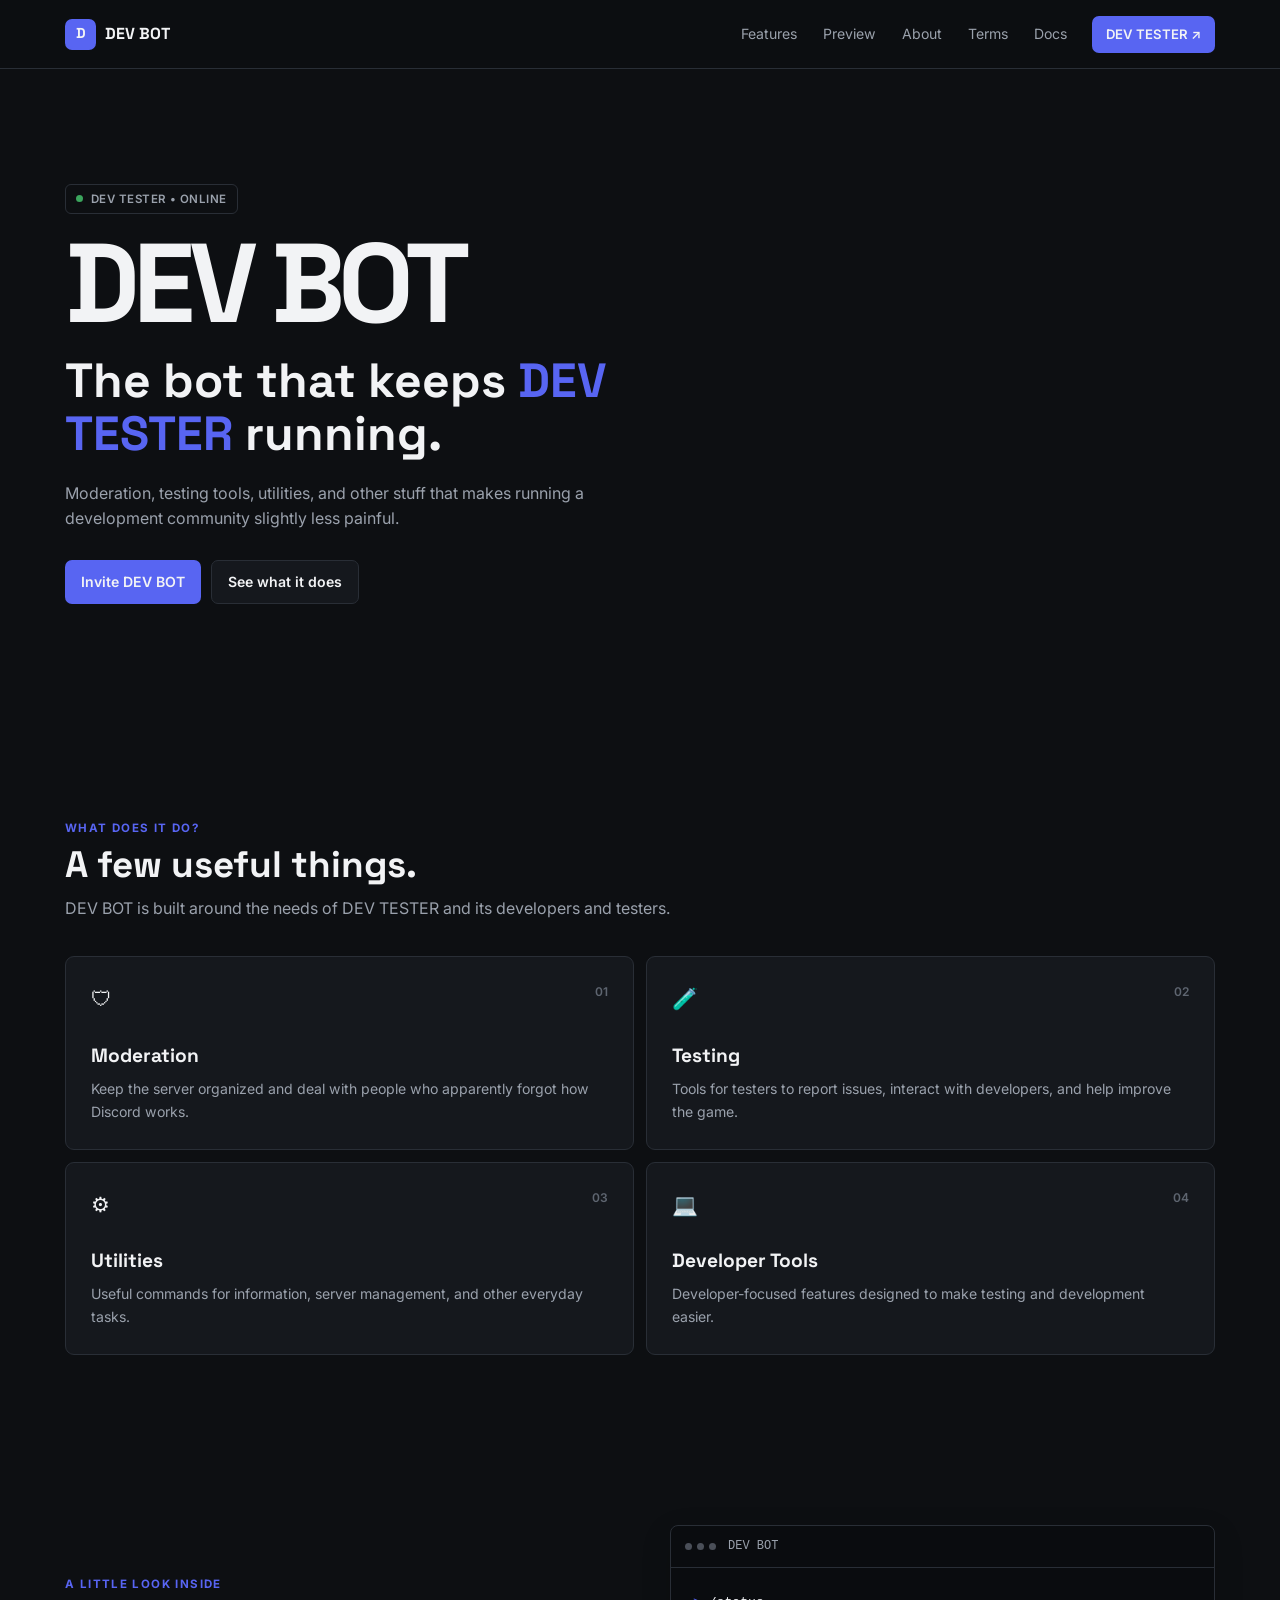
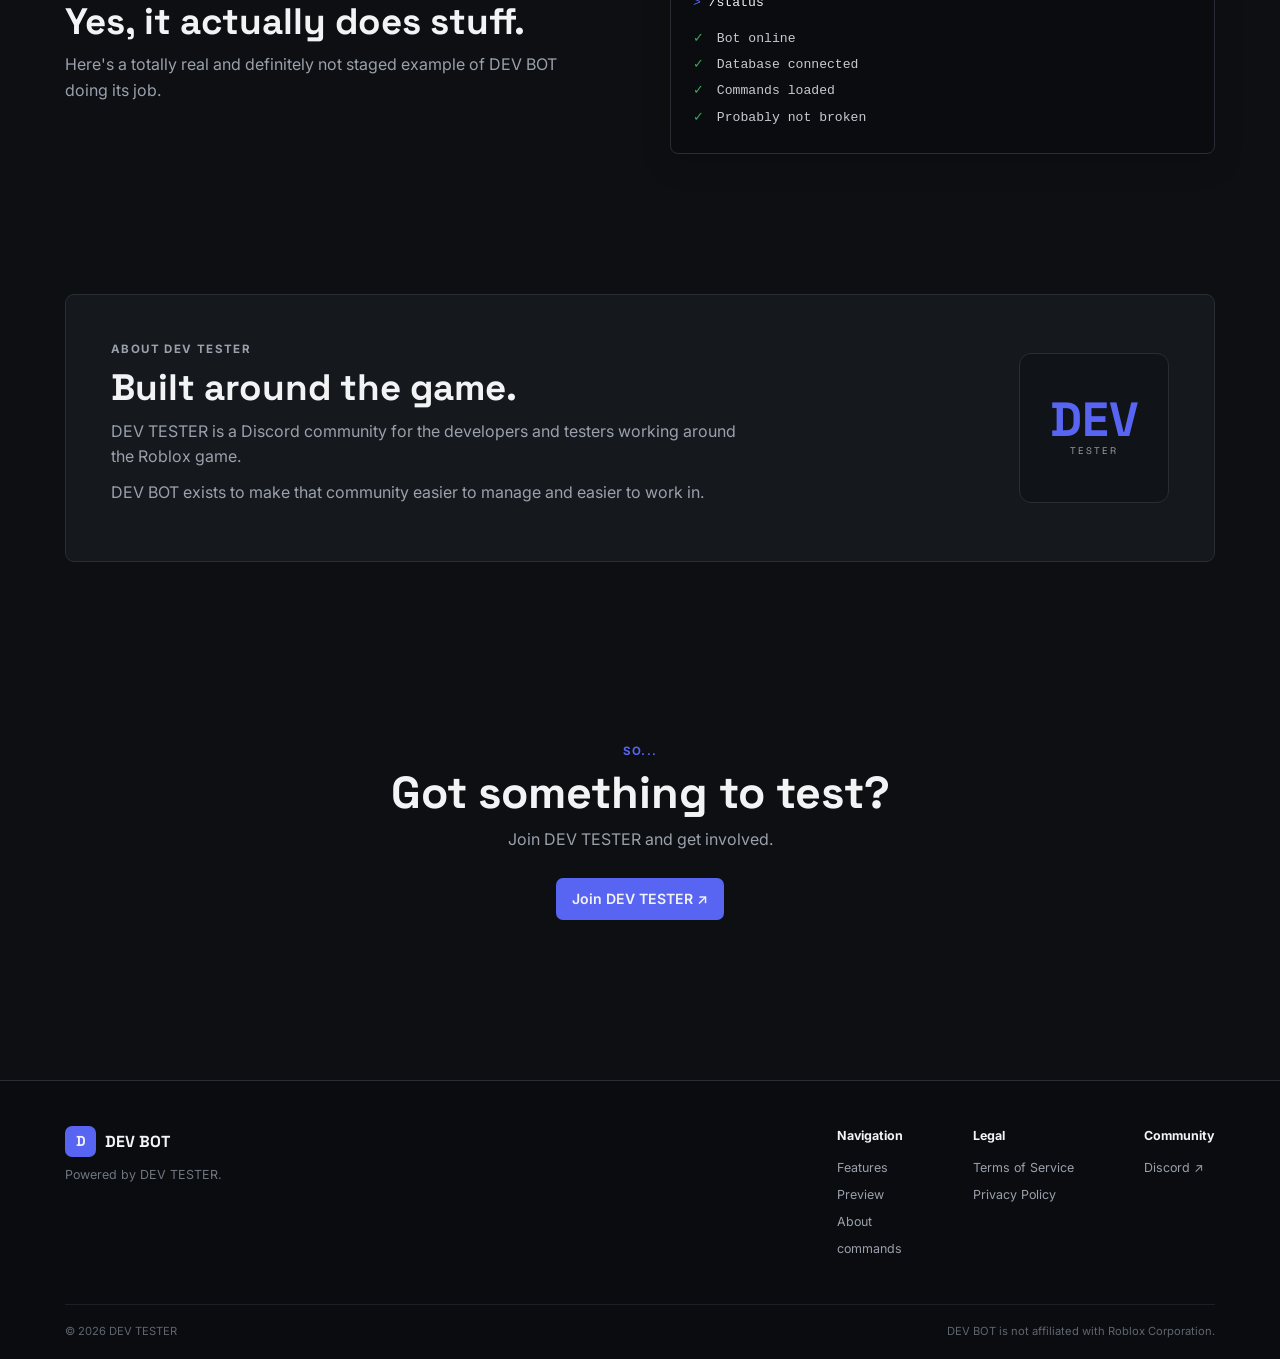
<file: index.html>
<!DOCTYPE html>
<html lang="en">
<head>
    <meta charset="UTF-8">
    <meta name="viewport" content="width=device-width, initial-scale=1.0">

    <title>DEV BOT — DEV TESTER</title>

    <meta
        name="description"
        content="DEV BOT — The Discord bot built for the DEV TESTER community."
    >

    <link rel="stylesheet" href="style.css">

    <link rel="preconnect" href="https://fonts.googleapis.com">
    <link rel="preconnect" href="https://fonts.gstatic.com" crossorigin>

    <link
        href="https://fonts.googleapis.com/css2?family=Inter:wght@400;500;600;700&family=Space+Grotesk:wght@500;600;700&display=swap"
        rel="stylesheet"
    >
</head>

<body>

    <!-- =========================
         NAVIGATION
    ========================== -->

    <header class="navbar">
        <div class="nav-container">

            <a href="/" class="logo">
                <span class="logo-box">D</span>
                <span>DEV BOT</span>
            </a>

            <nav class="nav-links">
                <a href="#features">Features</a>
                <a href="#preview">Preview</a>
                <a href="#about">About</a>
                <a href="tos.html">Terms</a>
                <a href="docs.html">Docs</a>
            </nav>

            <!-- Replace # with your actual Discord invite -->
            <a href="#" class="discord-button">
                DEV TESTER ↗
            </a>

        </div>
    </header>


    <main>

        <!-- =========================
             HERO
        ========================== -->

        <section class="hero">

            <div class="hero-content">

                <div class="status">
                    <span class="status-dot"></span>
                    DEV TESTER • ONLINE
                </div>

                <h1>
                    DEV BOT
                </h1>

                <h2>
                    The bot that keeps
                    <span>DEV TESTER</span> running.
                </h2>

                <p>
                    Moderation, testing tools, utilities, and other
                    stuff that makes running a development community
                    slightly less painful.
                </p>

                <div class="hero-buttons">

                    <a href="#" class="button primary">
                        Invite DEV BOT
                    </a>

                    <a href="#features" class="button secondary">
                        See what it does
                    </a>

                </div>

            </div>

        </section>


        <!-- =========================
             FEATURES
        ========================== -->

        <section id="features" class="section">

            <div class="section-header">

                <p class="eyebrow">
                    WHAT DOES IT DO?
                </p>

                <h2>
                    A few useful things.
                </h2>

                <p>
                    DEV BOT is built around the needs of
                    DEV TESTER and its developers and testers.
                </p>

            </div>


            <div class="feature-grid">

                <!-- Moderation -->

                <article class="feature-card">

                    <div class="feature-top">
                        <span class="feature-icon">🛡</span>

                        <span class="feature-number">
                            01
                        </span>
                    </div>

                    <h3>
                        Moderation
                    </h3>

                    <p>
                        Keep the server organized and deal with
                        people who apparently forgot how Discord works.
                    </p>

                </article>


                <!-- Testing -->

                <article class="feature-card">

                    <div class="feature-top">
                        <span class="feature-icon">🧪</span>

                        <span class="feature-number">
                            02
                        </span>
                    </div>

                    <h3>
                        Testing
                    </h3>

                    <p>
                        Tools for testers to report issues, interact
                        with developers, and help improve the game.
                    </p>

                </article>


                <!-- Utilities -->

                <article class="feature-card">

                    <div class="feature-top">
                        <span class="feature-icon">⚙</span>

                        <span class="feature-number">
                            03
                        </span>
                    </div>

                    <h3>
                        Utilities
                    </h3>

                    <p>
                        Useful commands for information, server
                        management, and other everyday tasks.
                    </p>

                </article>


                <!-- Developer -->

                <article class="feature-card">

                    <div class="feature-top">
                        <span class="feature-icon">💻</span>

                        <span class="feature-number">
                            04
                        </span>
                    </div>

                    <h3>
                        Developer Tools
                    </h3>

                    <p>
                        Developer-focused features designed to make
                        testing and development easier.
                    </p>

                </article>

            </div>

        </section>


        <!-- =========================
             COMMAND PREVIEW
        ========================== -->

        <section id="preview" class="section preview-section">

            <div class="preview-grid">

                <div class="preview-text">

                    <p class="eyebrow">
                        A LITTLE LOOK INSIDE
                    </p>

                    <h2>
                        Yes, it actually does stuff.
                    </h2>

                    <p>
                        Here's a totally real and definitely not
                        staged example of DEV BOT doing its job.
                    </p>

                </div>


                <div class="terminal">

                    <div class="terminal-header">

                        <div class="terminal-dots">
                            <span></span>
                            <span></span>
                            <span></span>
                        </div>

                        <span>
                            DEV BOT
                        </span>

                    </div>


                    <div class="terminal-body">

                        <p class="command">
                            <span>></span> /status
                        </p>

                        <p>
                            <span class="success">✓</span>
                            Bot online
                        </p>

                        <p>
                            <span class="success">✓</span>
                            Database connected
                        </p>

                        <p>
                            <span class="success">✓</span>
                            Commands loaded
                        </p>

                        <p>
                            <span class="success">✓</span>
                            Probably not broken
                        </p>

                    </div>

                </div>

            </div>

        </section>


        <!-- =========================
             ABOUT
        ========================== -->

        <section id="about" class="section about-section">

            <div class="about-box">

                <div>

                    <p class="eyebrow">
                        ABOUT DEV TESTER
                    </p>

                    <h2>
                        Built around the game.
                    </h2>

                    <p>
                        DEV TESTER is a Discord community for the
                        developers and testers working around the
                        Roblox game.
                    </p>

                    <p>
                        DEV BOT exists to make that community easier
                        to manage and easier to work in.
                    </p>

                </div>


                <div class="about-badge">

                    <span>
                        DEV
                    </span>

                    <small>
                        TESTER
                    </small>

                </div>

            </div>

        </section>


        <!-- =========================
             CTA
        ========================== -->

        <section class="cta section">

            <p class="eyebrow">
                SO...
            </p>

            <h2>
                Got something to test?
            </h2>

            <p>
                Join DEV TESTER and get involved.
            </p>

            <a href="#" class="button primary">
                Join DEV TESTER ↗
            </a>

        </section>

    </main>


    <!-- =========================
         FOOTER
    ========================== -->

    <footer>

        <div class="footer-container">

            <div class="footer-brand">

                <a href="/" class="logo">
                    <span class="logo-box">D</span>
                    <span>DEV BOT</span>
                </a>

                <p>
                    Powered by DEV TESTER.
                </p>

            </div>


            <div class="footer-links">

                <div>
                    <strong>
                        Navigation
                    </strong>

                    <a href="#features">
                        Features
                    </a>

                    <a href="#preview">
                        Preview
                    </a>

                    <a href="#about">
                        About
                    </a>
                    <a href="commands.html">
                        commands
                    </a>
                </div>


                <div>
                    <strong>
                        Legal
                    </strong>

                    <a href="tos.html">
                        Terms of Service
                    </a>

                    <a href="privacy.html">
                        Privacy Policy
                    </a>
                </div>


                <div>
                    <strong>
                        Community
                    </strong>

                    <!-- Replace # with your Discord invite -->
                    <a href="#">
                        Discord ↗
                    </a>
                </div>

            </div>

        </div>


        <div class="footer-bottom">

            <span>
                © 2026 DEV TESTER
            </span>

            <span>
                DEV BOT is not affiliated with Roblox Corporation.
            </span>

        </div>

    </footer>


    <script src="script.js"></script>

</body>
</html>
</file>
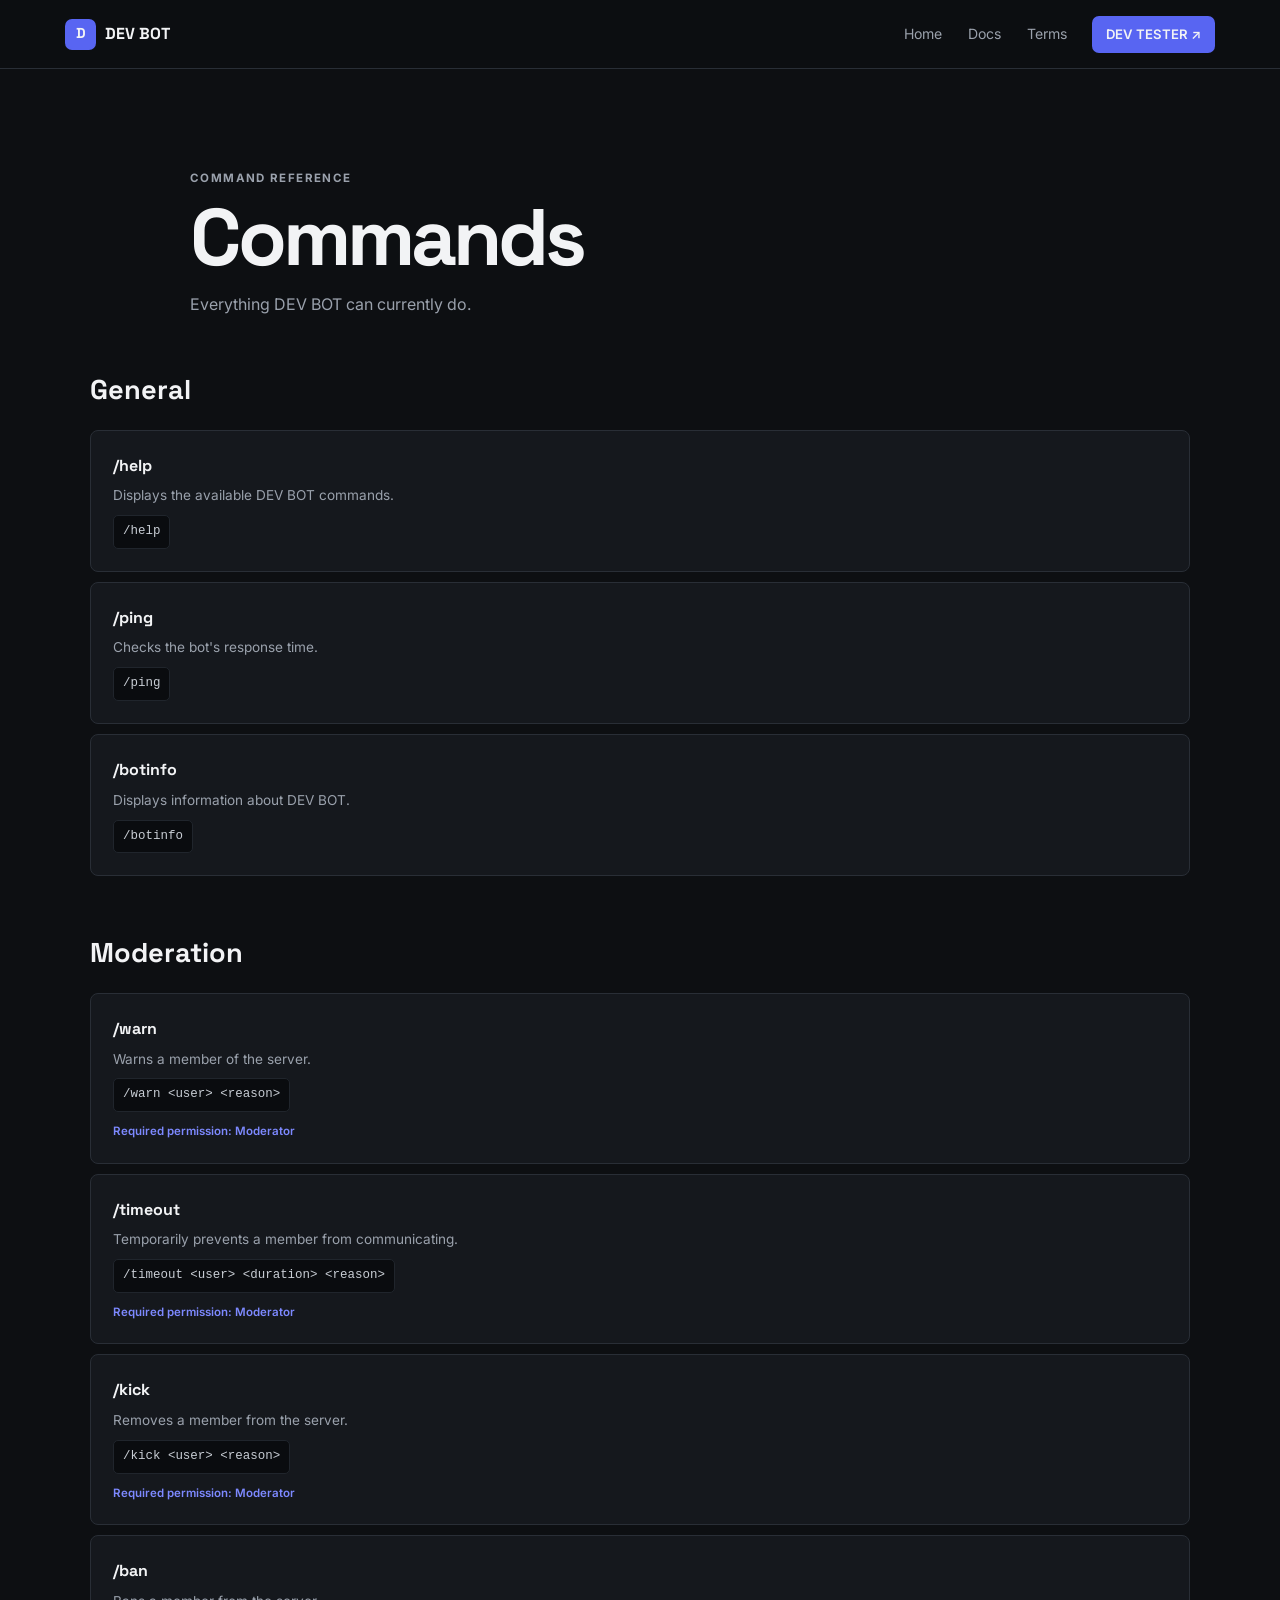
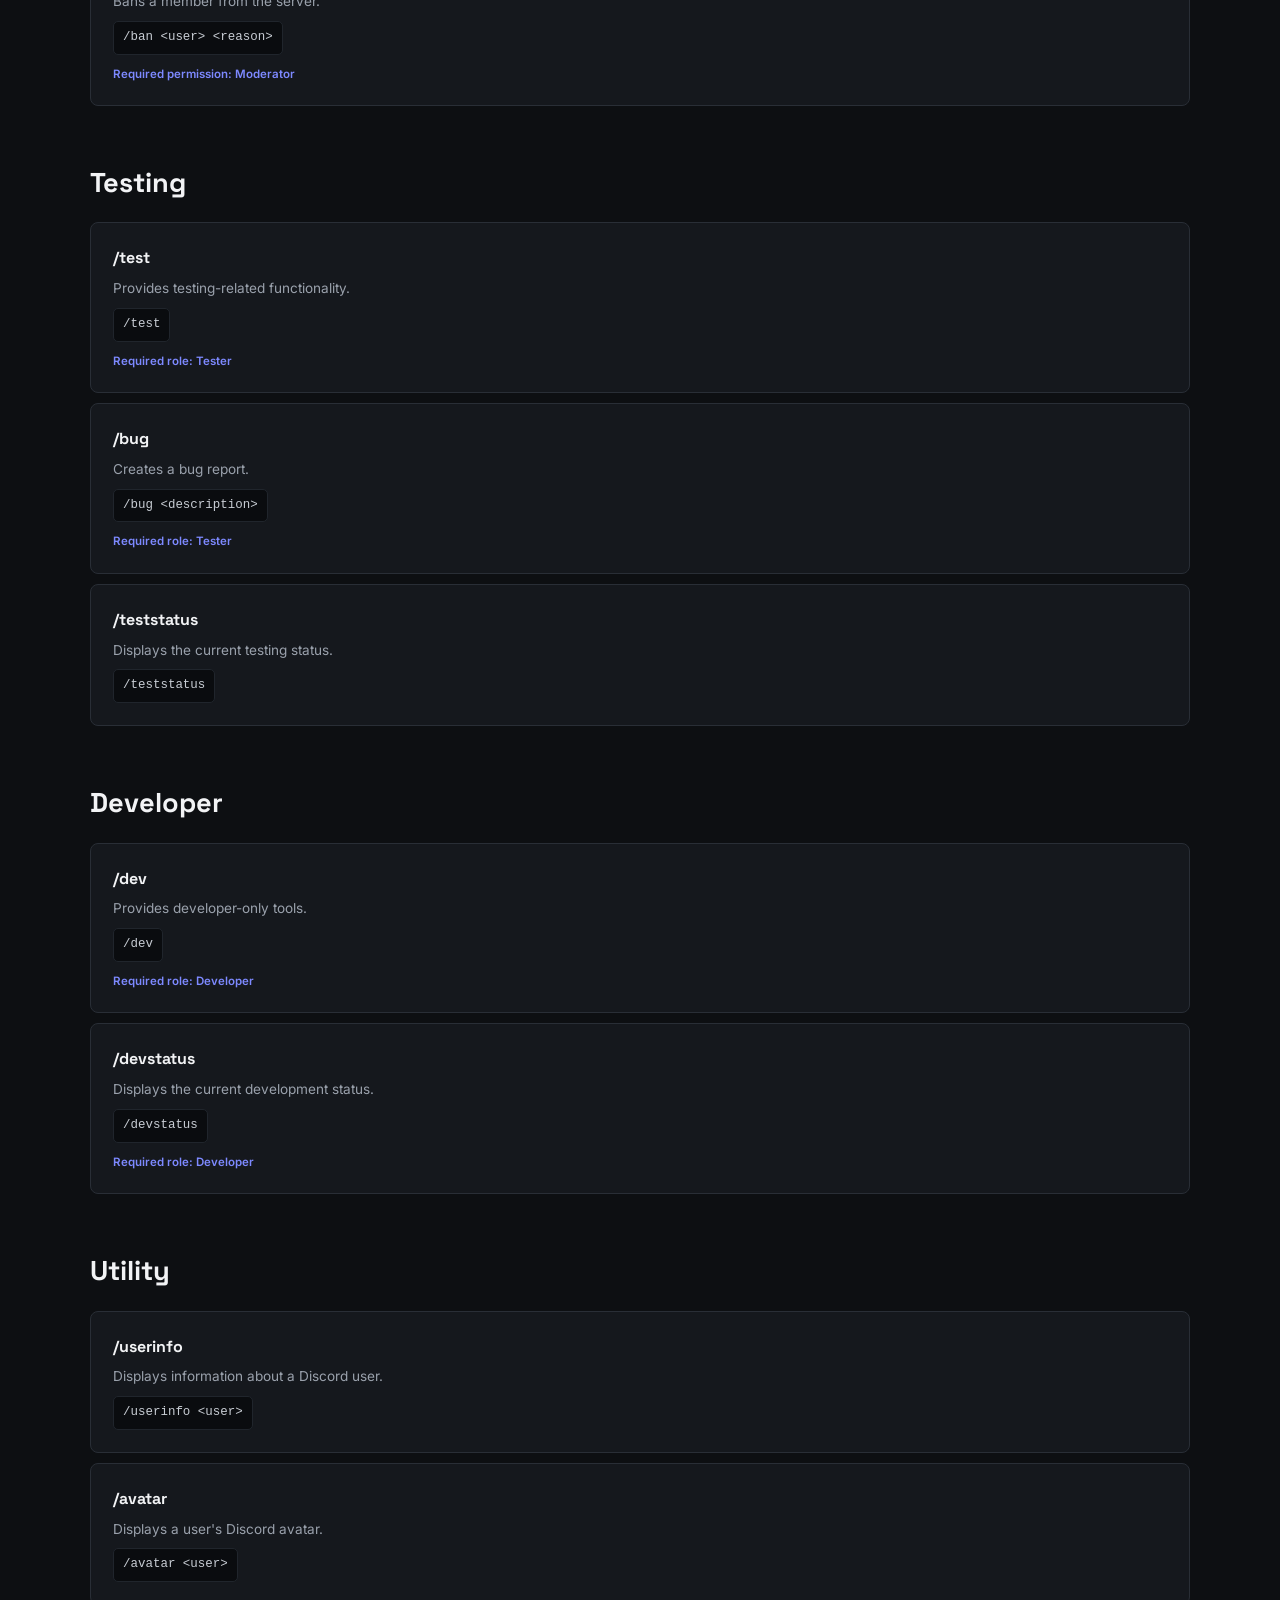
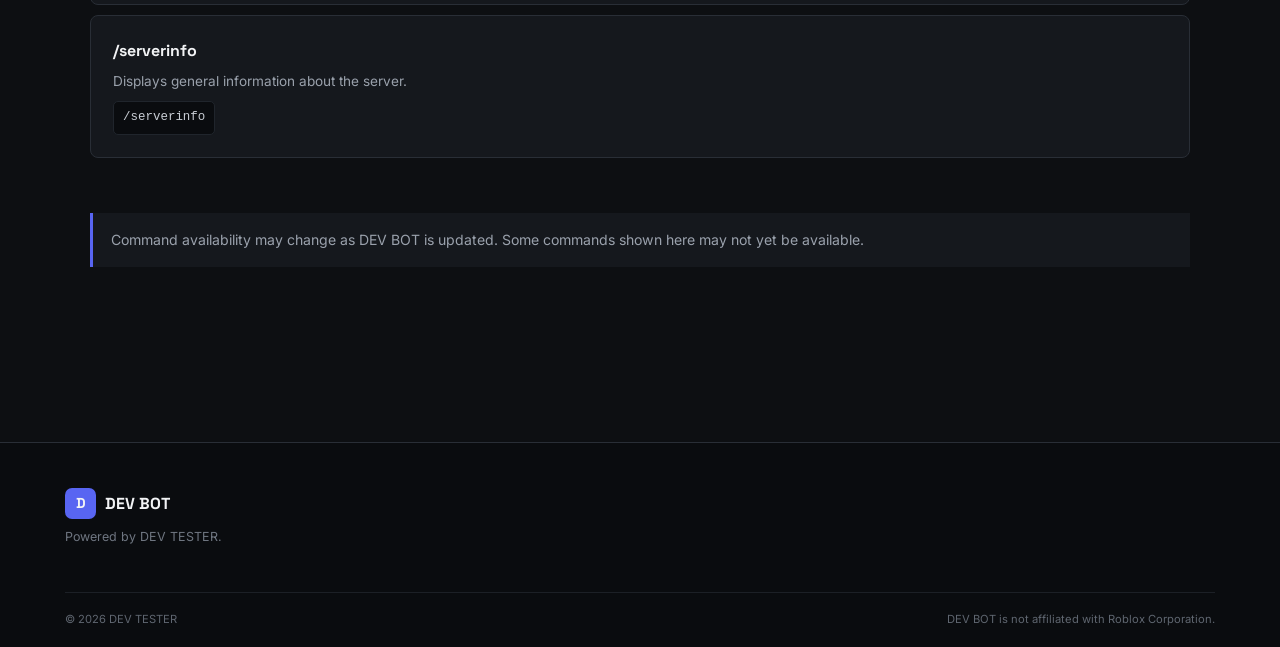
<file: commands.html>
<!DOCTYPE html>
<html lang="en">

<head>

    <meta charset="UTF-8">

    <meta
        name="viewport"
        content="width=device-width, initial-scale=1.0"
    >

    <title>Commands — DEV BOT</title>

    <link rel="stylesheet" href="style.css">

    <link rel="preconnect" href="https://fonts.googleapis.com">
    <link rel="preconnect" href="https://fonts.gstatic.com" crossorigin>

    <link
        href="https://fonts.googleapis.com/css2?family=Inter:wght@400;500;600;700&family=Space+Grotesk:wght@500;600;700&display=swap"
        rel="stylesheet"
    >

</head>


<body>


<header class="navbar">

    <div class="nav-container">

        <a href="/" class="logo">

            <span class="logo-box">
                D
            </span>

            <span>
                DEV BOT
            </span>

        </a>


        <nav class="nav-links">

            <a href="/">
                Home
            </a>

            <a href="docs.html">
                Docs
            </a>

            <a href="tos.html">
                Terms
            </a>

        </nav>


        <a href="#" class="discord-button">
            DEV TESTER ↗
        </a>

    </div>

</header>


<header class="page-header">

    <p class="eyebrow">
        COMMAND REFERENCE
    </p>

    <h1>
        Commands
    </h1>

    <p>
        Everything DEV BOT can currently do.
    </p>

</header>


<main class="command-layout">


    <!-- GENERAL -->

    <section class="command-category">

        <h2>
            General
        </h2>


        <div class="command-card">

            <h3>
                /help
            </h3>

            <p>
                Displays the available DEV BOT commands.
            </p>

            <code class="command-usage">
                /help
            </code>

        </div>


        <div class="command-card">

            <h3>
                /ping
            </h3>

            <p>
                Checks the bot's response time.
            </p>

            <code class="command-usage">
                /ping
            </code>

        </div>


        <div class="command-card">

            <h3>
                /botinfo
            </h3>

            <p>
                Displays information about DEV BOT.
            </p>

            <code class="command-usage">
                /botinfo
            </code>

        </div>

    </section>


    <!-- MODERATION -->

    <section class="command-category">

        <h2>
            Moderation
        </h2>


        <div class="command-card">

            <h3>
                /warn
            </h3>

            <p>
                Warns a member of the server.
            </p>

            <code class="command-usage">
                /warn &lt;user&gt; &lt;reason&gt;
            </code>

            <span class="command-permission">
                Required permission: Moderator
            </span>

        </div>


        <div class="command-card">

            <h3>
                /timeout
            </h3>

            <p>
                Temporarily prevents a member from communicating.
            </p>

            <code class="command-usage">
                /timeout &lt;user&gt; &lt;duration&gt; &lt;reason&gt;
            </code>

            <span class="command-permission">
                Required permission: Moderator
            </span>

        </div>


        <div class="command-card">

            <h3>
                /kick
            </h3>

            <p>
                Removes a member from the server.
            </p>

            <code class="command-usage">
                /kick &lt;user&gt; &lt;reason&gt;
            </code>

            <span class="command-permission">
                Required permission: Moderator
            </span>

        </div>


        <div class="command-card">

            <h3>
                /ban
            </h3>

            <p>
                Bans a member from the server.
            </p>

            <code class="command-usage">
                /ban &lt;user&gt; &lt;reason&gt;
            </code>

            <span class="command-permission">
                Required permission: Moderator
            </span>

        </div>

    </section>


    <!-- TESTING -->

    <section class="command-category">

        <h2>
            Testing
        </h2>


        <div class="command-card">

            <h3>
                /test
            </h3>

            <p>
                Provides testing-related functionality.
            </p>

            <code class="command-usage">
                /test
            </code>

            <span class="command-permission">
                Required role: Tester
            </span>

        </div>


        <div class="command-card">

            <h3>
                /bug
            </h3>

            <p>
                Creates a bug report.
            </p>

            <code class="command-usage">
                /bug &lt;description&gt;
            </code>

            <span class="command-permission">
                Required role: Tester
            </span>

        </div>


        <div class="command-card">

            <h3>
                /teststatus
            </h3>

            <p>
                Displays the current testing status.
            </p>

            <code class="command-usage">
                /teststatus
            </code>

        </div>

    </section>


    <!-- DEVELOPER -->

    <section class="command-category">

        <h2>
            Developer
        </h2>


        <div class="command-card">

            <h3>
                /dev
            </h3>

            <p>
                Provides developer-only tools.
            </p>

            <code class="command-usage">
                /dev
            </code>

            <span class="command-permission">
                Required role: Developer
            </span>

        </div>


        <div class="command-card">

            <h3>
                /devstatus
            </h3>

            <p>
                Displays the current development status.
            </p>

            <code class="command-usage">
                /devstatus
            </code>

            <span class="command-permission">
                Required role: Developer
            </span>

        </div>

    </section>


    <!-- UTILITY -->

    <section class="command-category">

        <h2>
            Utility
        </h2>


        <div class="command-card">

            <h3>
                /userinfo
            </h3>

            <p>
                Displays information about a Discord user.
            </p>

            <code class="command-usage">
                /userinfo &lt;user&gt;
            </code>

        </div>


        <div class="command-card">

            <h3>
                /avatar
            </h3>

            <p>
                Displays a user's Discord avatar.
            </p>

            <code class="command-usage">
                /avatar &lt;user&gt;
            </code>

        </div>


        <div class="command-card">

            <h3>
                /serverinfo
            </h3>

            <p>
                Displays general information about the server.
            </p>

            <code class="command-usage">
                /serverinfo
            </code>

        </div>

    </section>


    <div class="notice">

        Command availability may change as DEV BOT is updated.
        Some commands shown here may not yet be available.

    </div>


</main>


<footer>

    <div class="footer-container">

        <div class="footer-brand">

            <a href="/" class="logo">

                <span class="logo-box">
                    D
                </span>

                <span>
                    DEV BOT
                </span>

            </a>

            <p>
                Powered by DEV TESTER.
            </p>

        </div>

    </div>


    <div class="footer-bottom">

        <span>
            © 2026 DEV TESTER
        </span>

        <span>
            DEV BOT is not affiliated with Roblox Corporation.
        </span>

    </div>

</footer>


</body>

</html>
</file>
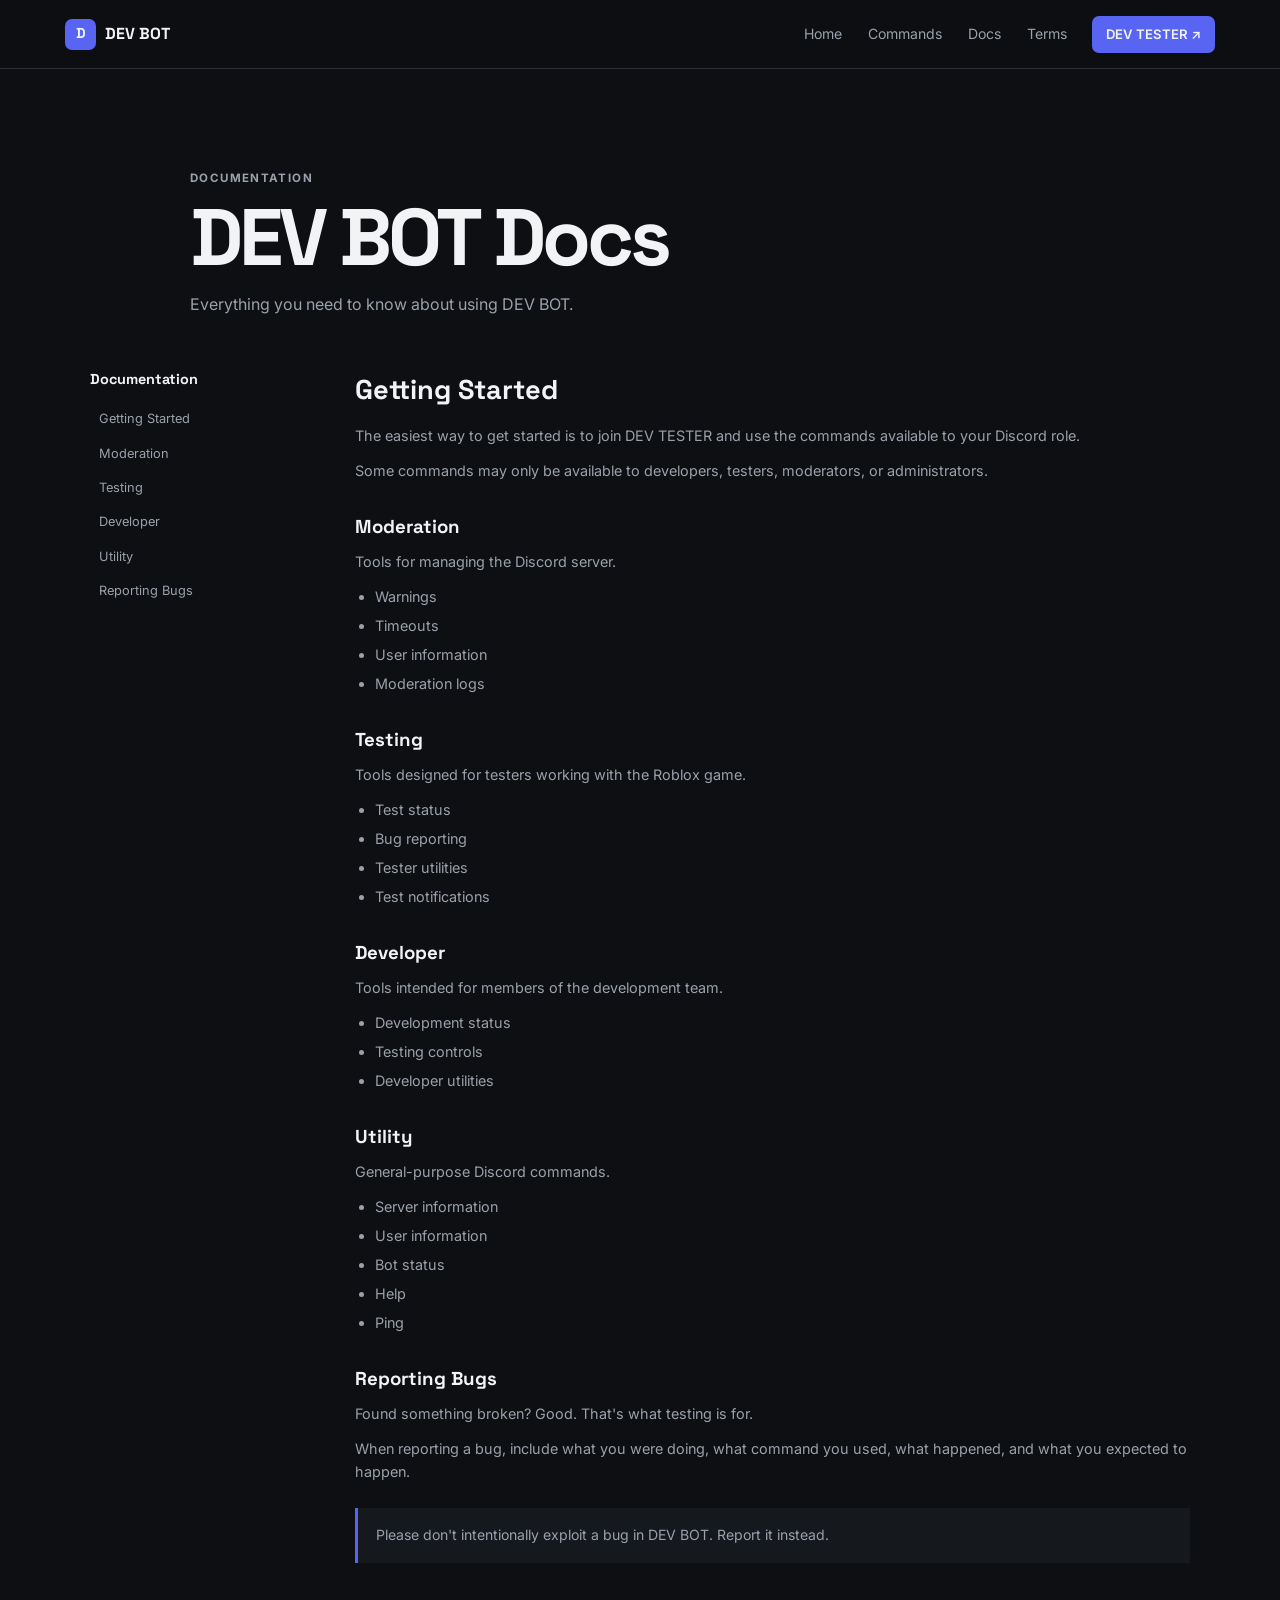
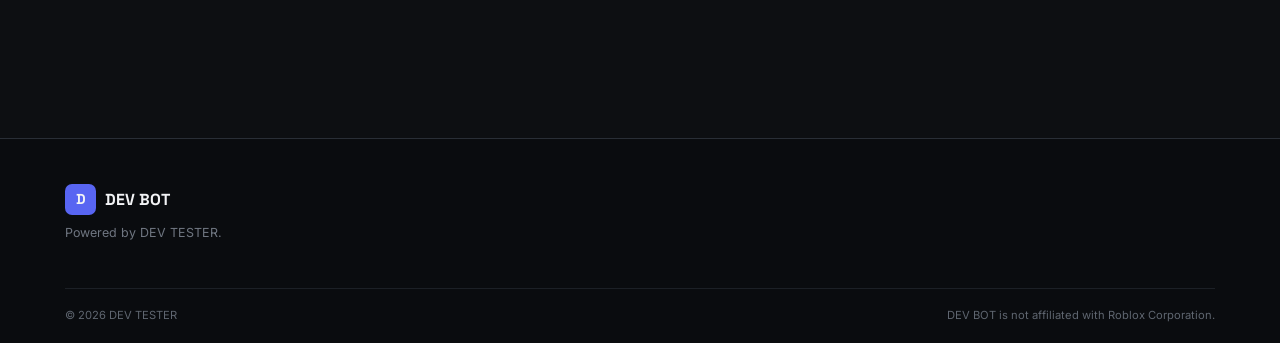
<file: docs.html>
<!DOCTYPE html>
<html lang="en">

<head>

    <meta charset="UTF-8">

    <meta
        name="viewport"
        content="width=device-width, initial-scale=1.0"
    >

    <title>Documentation — DEV BOT</title>

    <link rel="stylesheet" href="style.css">

    <link rel="preconnect" href="https://fonts.googleapis.com">
    <link rel="preconnect" href="https://fonts.gstatic.com" crossorigin>

    <link
        href="https://fonts.googleapis.com/css2?family=Inter:wght@400;500;600;700&family=Space+Grotesk:wght@500;600;700&display=swap"
        rel="stylesheet"
    >

</head>


<body>


<header class="navbar">

    <div class="nav-container">

        <a href="/" class="logo">

            <span class="logo-box">
                D
            </span>

            <span>
                DEV BOT
            </span>

        </a>


        <nav class="nav-links">

            <a href="/">
                Home
            </a>

            <a href="commands.html">
                Commands
            </a>

            <a href="docs.html">
                Docs
            </a>

            <a href="tos.html">
                Terms
            </a>

        </nav>


        <a href="#" class="discord-button">
            DEV TESTER ↗
        </a>

    </div>

</header>


<header class="page-header">

    <p class="eyebrow">
        DOCUMENTATION
    </p>

    <h1>
        DEV BOT Docs
    </h1>

    <p>
        Everything you need to know about using
        DEV BOT.
    </p>

</header>


<main class="command-layout">

    <div class="docs-grid">


        <!-- SIDEBAR -->

        <aside class="docs-sidebar">

            <h3>
                Documentation
            </h3>

            <a href="#getting-started">
                Getting Started
            </a>

            <a href="#moderation">
                Moderation
            </a>

            <a href="#testing">
                Testing
            </a>

            <a href="#developer">
                Developer
            </a>

            <a href="#utility">
                Utility
            </a>

            <a href="#bugs">
                Reporting Bugs
            </a>

        </aside>


        <!-- CONTENT -->

        <article class="docs-content">


            <section id="getting-started">

                <h2>
                    Getting Started
                </h2>

                <p>
                    The easiest way to get started is to join
                    DEV TESTER and use the commands available
                    to your Discord role.
                </p>

                <p>
                    Some commands may only be available to
                    developers, testers, moderators, or
                    administrators.
                </p>

            </section>


            <section id="moderation">

                <h3>
                    Moderation
                </h3>

                <p>
                    Tools for managing the Discord server.
                </p>

                <ul>

                    <li>Warnings</li>
                    <li>Timeouts</li>
                    <li>User information</li>
                    <li>Moderation logs</li>

                </ul>

            </section>


            <section id="testing">

                <h3>
                    Testing
                </h3>

                <p>
                    Tools designed for testers working with
                    the Roblox game.
                </p>

                <ul>

                    <li>Test status</li>
                    <li>Bug reporting</li>
                    <li>Tester utilities</li>
                    <li>Test notifications</li>

                </ul>

            </section>


            <section id="developer">

                <h3>
                    Developer
                </h3>

                <p>
                    Tools intended for members of the
                    development team.
                </p>

                <ul>

                    <li>Development status</li>
                    <li>Testing controls</li>
                    <li>Developer utilities</li>

                </ul>

            </section>


            <section id="utility">

                <h3>
                    Utility
                </h3>

                <p>
                    General-purpose Discord commands.
                </p>

                <ul>

                    <li>Server information</li>
                    <li>User information</li>
                    <li>Bot status</li>
                    <li>Help</li>
                    <li>Ping</li>

                </ul>

            </section>


            <section id="bugs">

                <h3>
                    Reporting Bugs
                </h3>

                <p>
                    Found something broken? Good.
                    That's what testing is for.
                </p>

                <p>
                    When reporting a bug, include what you
                    were doing, what command you used, what
                    happened, and what you expected to happen.
                </p>

                <div class="notice">
                    Please don't intentionally exploit a bug
                    in DEV BOT. Report it instead.
                </div>

            </section>


        </article>

    </div>

</main>


<footer>

    <div class="footer-container">

        <div class="footer-brand">

            <a href="/" class="logo">

                <span class="logo-box">
                    D
                </span>

                <span>
                    DEV BOT
                </span>

            </a>

            <p>
                Powered by DEV TESTER.
            </p>

        </div>

    </div>


    <div class="footer-bottom">

        <span>
            © 2026 DEV TESTER
        </span>

        <span>
            DEV BOT is not affiliated with Roblox Corporation.
        </span>

    </div>

</footer>


</body>

</html>
</file>
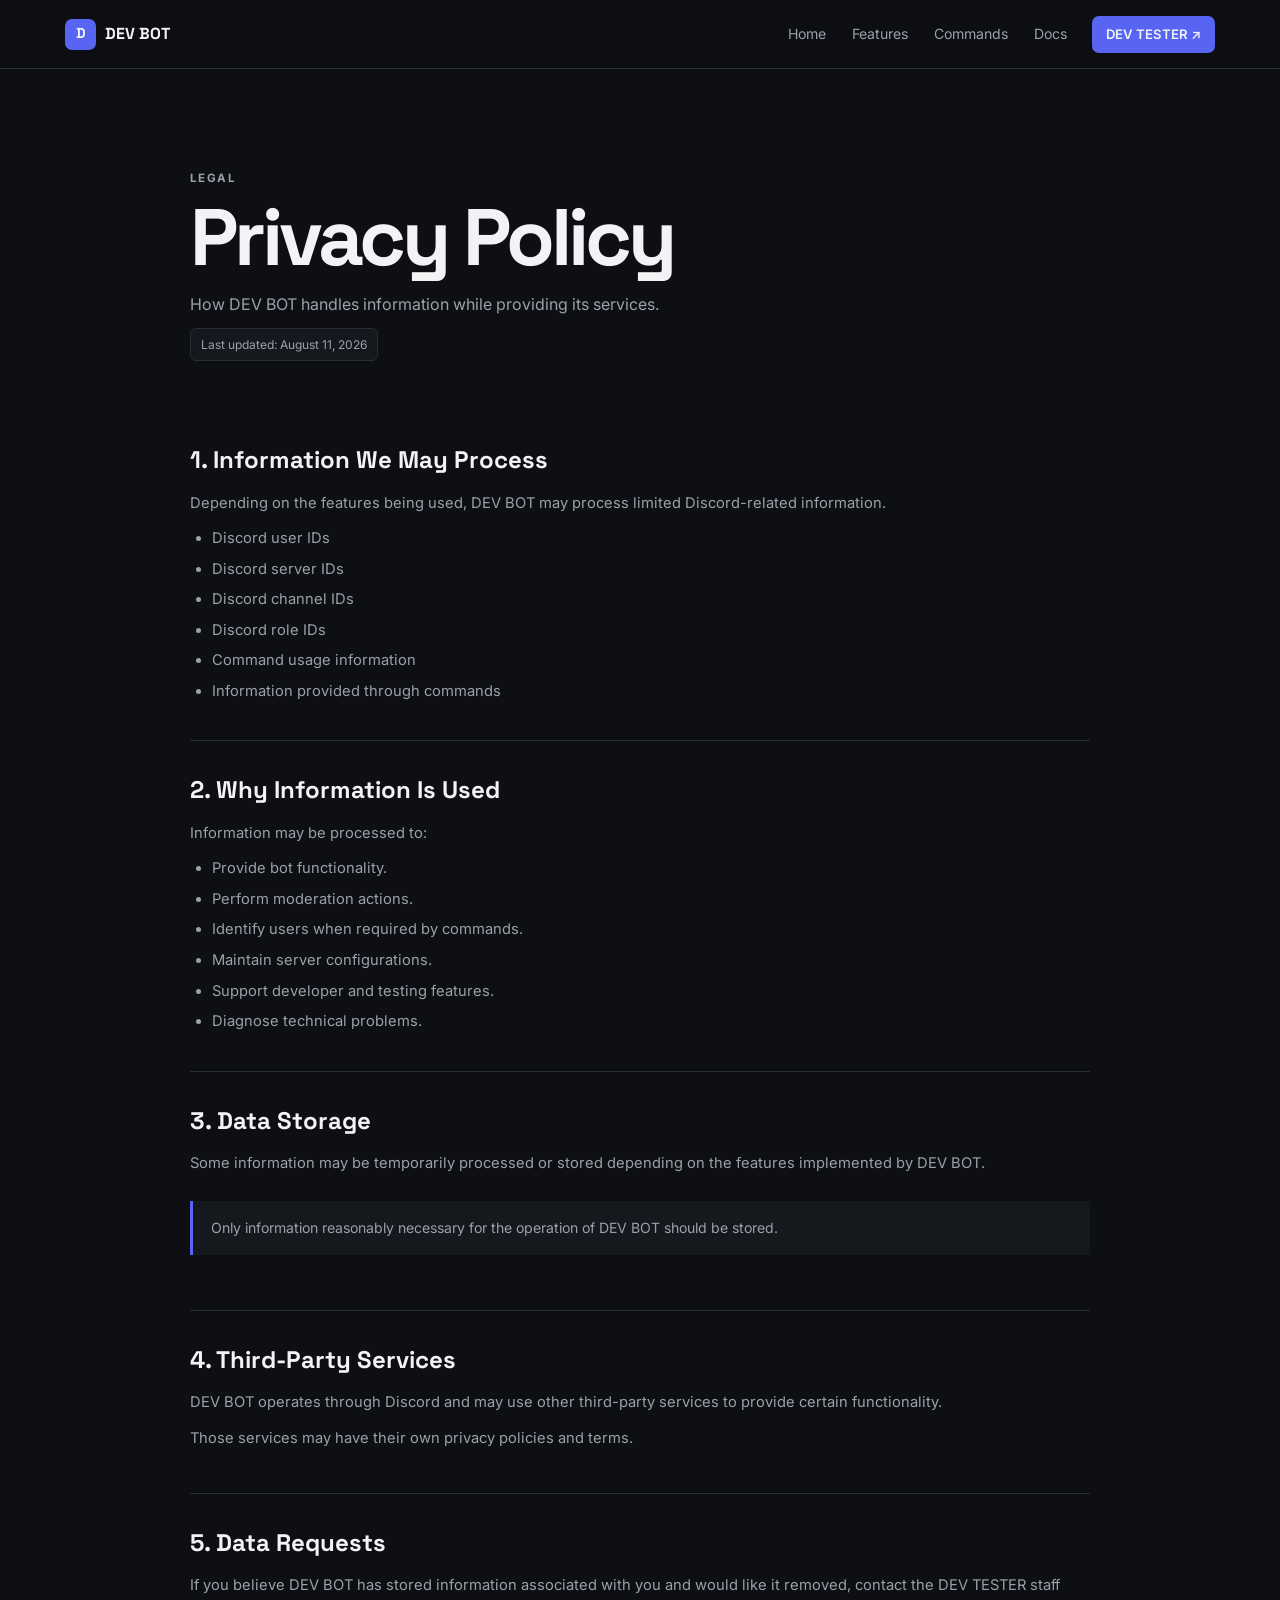
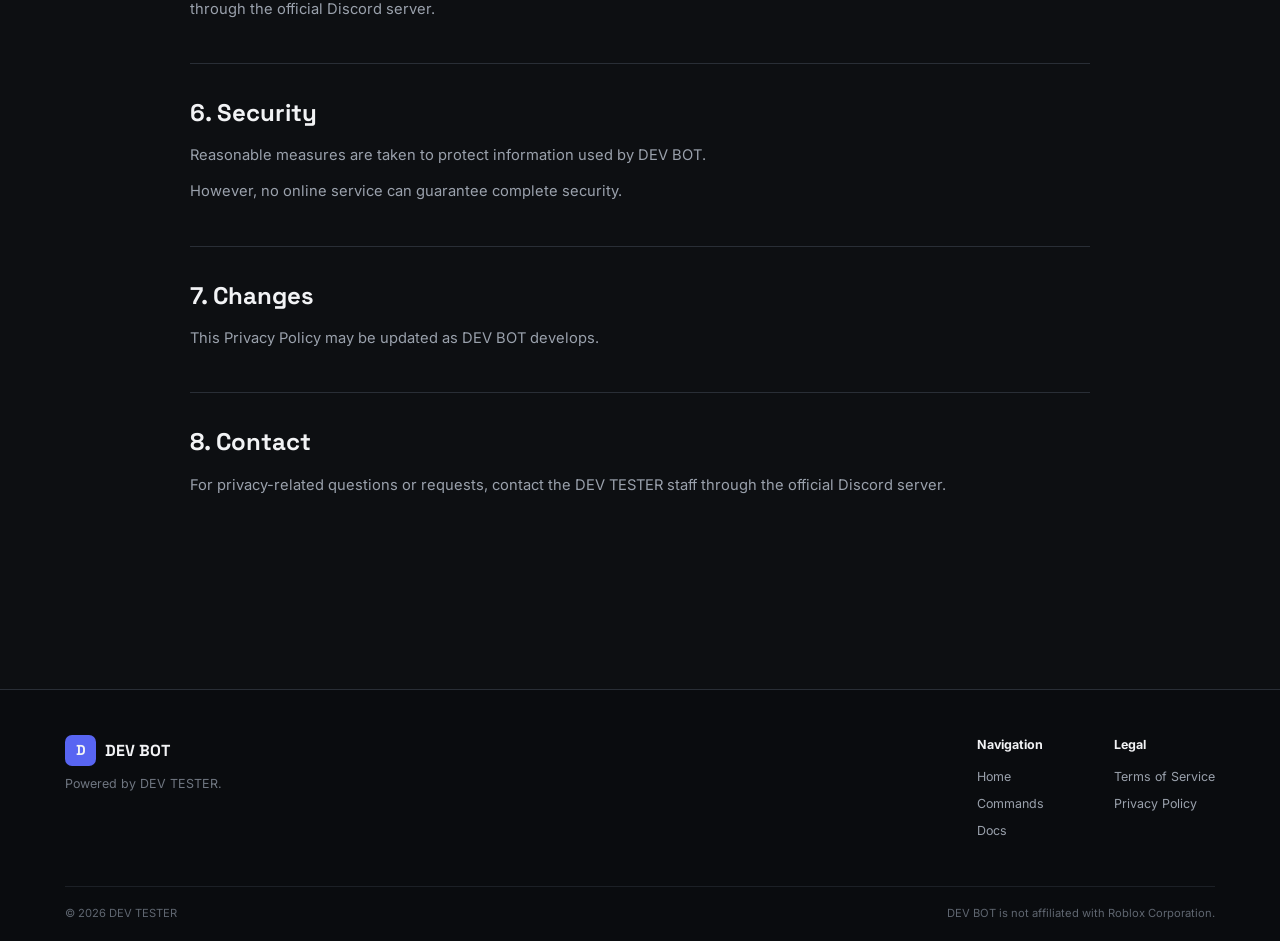
<file: privacy.html>
<!DOCTYPE html>
<html lang="en">

<head>

    <meta charset="UTF-8">

    <meta
        name="viewport"
        content="width=device-width, initial-scale=1.0"
    >

    <title>Privacy Policy — DEV BOT</title>

    <link rel="stylesheet" href="style.css">

    <link rel="preconnect" href="https://fonts.googleapis.com">
    <link rel="preconnect" href="https://fonts.gstatic.com" crossorigin>

    <link
        href="https://fonts.googleapis.com/css2?family=Inter:wght@400;500;600;700&family=Space+Grotesk:wght@500;600;700&display=swap"
        rel="stylesheet"
    >

</head>


<body>


<header class="navbar">

    <div class="nav-container">

        <a href="/" class="logo">

            <span class="logo-box">
                D
            </span>

            <span>
                DEV BOT
            </span>

        </a>


        <nav class="nav-links">

            <a href="/">
                Home
            </a>

            <a href="/#features">
                Features
            </a>

            <a href="commands.html">
                Commands
            </a>

            <a href="docs.html">
                Docs
            </a>

        </nav>


        <a href="#" class="discord-button">
            DEV TESTER ↗
        </a>

    </div>

</header>


<header class="page-header">

    <p class="eyebrow">
        LEGAL
    </p>

    <h1>
        Privacy Policy
    </h1>

    <p>
        How DEV BOT handles information while
        providing its services.
    </p>

    <span class="document-meta">
        Last updated: August 11, 2026
    </span>

</header>


<main class="document">


    <section class="document-section">

        <h2>
            1. Information We May Process
        </h2>

        <p>
            Depending on the features being used,
            DEV BOT may process limited Discord-related
            information.
        </p>

        <ul>

            <li>Discord user IDs</li>
            <li>Discord server IDs</li>
            <li>Discord channel IDs</li>
            <li>Discord role IDs</li>
            <li>Command usage information</li>
            <li>Information provided through commands</li>

        </ul>

    </section>


    <section class="document-section">

        <h2>
            2. Why Information Is Used
        </h2>

        <p>
            Information may be processed to:
        </p>

        <ul>

            <li>Provide bot functionality.</li>

            <li>Perform moderation actions.</li>

            <li>Identify users when required by commands.</li>

            <li>Maintain server configurations.</li>

            <li>Support developer and testing features.</li>

            <li>Diagnose technical problems.</li>

        </ul>

    </section>


    <section class="document-section">

        <h2>
            3. Data Storage
        </h2>

        <p>
            Some information may be temporarily processed
            or stored depending on the features implemented
            by DEV BOT.
        </p>

        <div class="notice">
            Only information reasonably necessary for the
            operation of DEV BOT should be stored.
        </div>

    </section>


    <section class="document-section">

        <h2>
            4. Third-Party Services
        </h2>

        <p>
            DEV BOT operates through Discord and may use
            other third-party services to provide certain
            functionality.
        </p>

        <p>
            Those services may have their own privacy policies
            and terms.
        </p>

    </section>


    <section class="document-section">

        <h2>
            5. Data Requests
        </h2>

        <p>
            If you believe DEV BOT has stored information
            associated with you and would like it removed,
            contact the DEV TESTER staff through the official
            Discord server.
        </p>

    </section>


    <section class="document-section">

        <h2>
            6. Security
        </h2>

        <p>
            Reasonable measures are taken to protect information
            used by DEV BOT.
        </p>

        <p>
            However, no online service can guarantee complete
            security.
        </p>

    </section>


    <section class="document-section">

        <h2>
            7. Changes
        </h2>

        <p>
            This Privacy Policy may be updated as DEV BOT
            develops.
        </p>

    </section>


    <section class="document-section">

        <h2>
            8. Contact
        </h2>

        <p>
            For privacy-related questions or requests,
            contact the DEV TESTER staff through the
            official Discord server.
        </p>

    </section>


</main>


<footer>

    <div class="footer-container">

        <div class="footer-brand">

            <a href="/" class="logo">

                <span class="logo-box">
                    D
                </span>

                <span>
                    DEV BOT
                </span>

            </a>

            <p>
                Powered by DEV TESTER.
            </p>

        </div>


        <div class="footer-links">

            <div>

                <strong>
                    Navigation
                </strong>

                <a href="/">
                    Home
                </a>

                <a href="commands.html">
                    Commands
                </a>

                <a href="docs.html">
                    Docs
                </a>

            </div>


            <div>

                <strong>
                    Legal
                </strong>

                <a href="tos.html">
                    Terms of Service
                </a>

                <a href="privacy.html">
                    Privacy Policy
                </a>

            </div>

        </div>

    </div>


    <div class="footer-bottom">

        <span>
            © 2026 DEV TESTER
        </span>

        <span>
            DEV BOT is not affiliated with Roblox Corporation.
        </span>

    </div>

</footer>


</body>

</html>
</file>
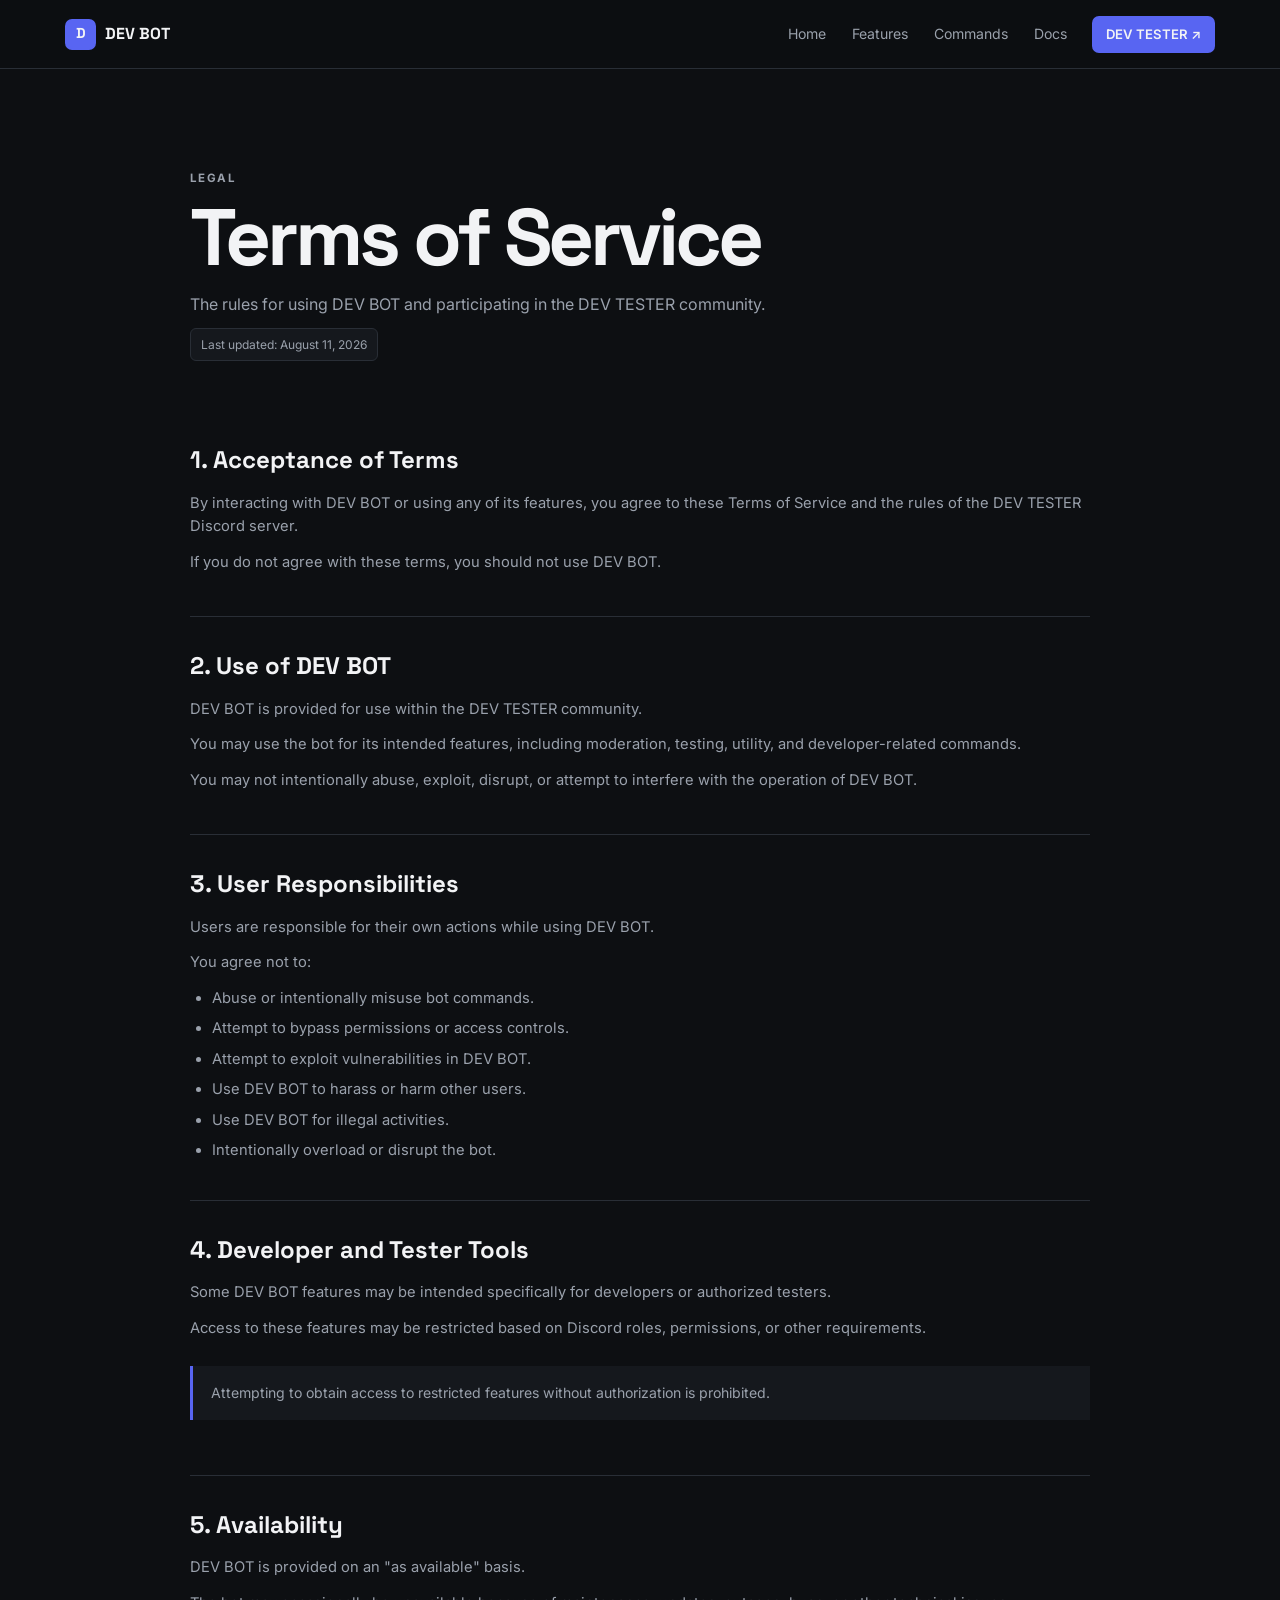
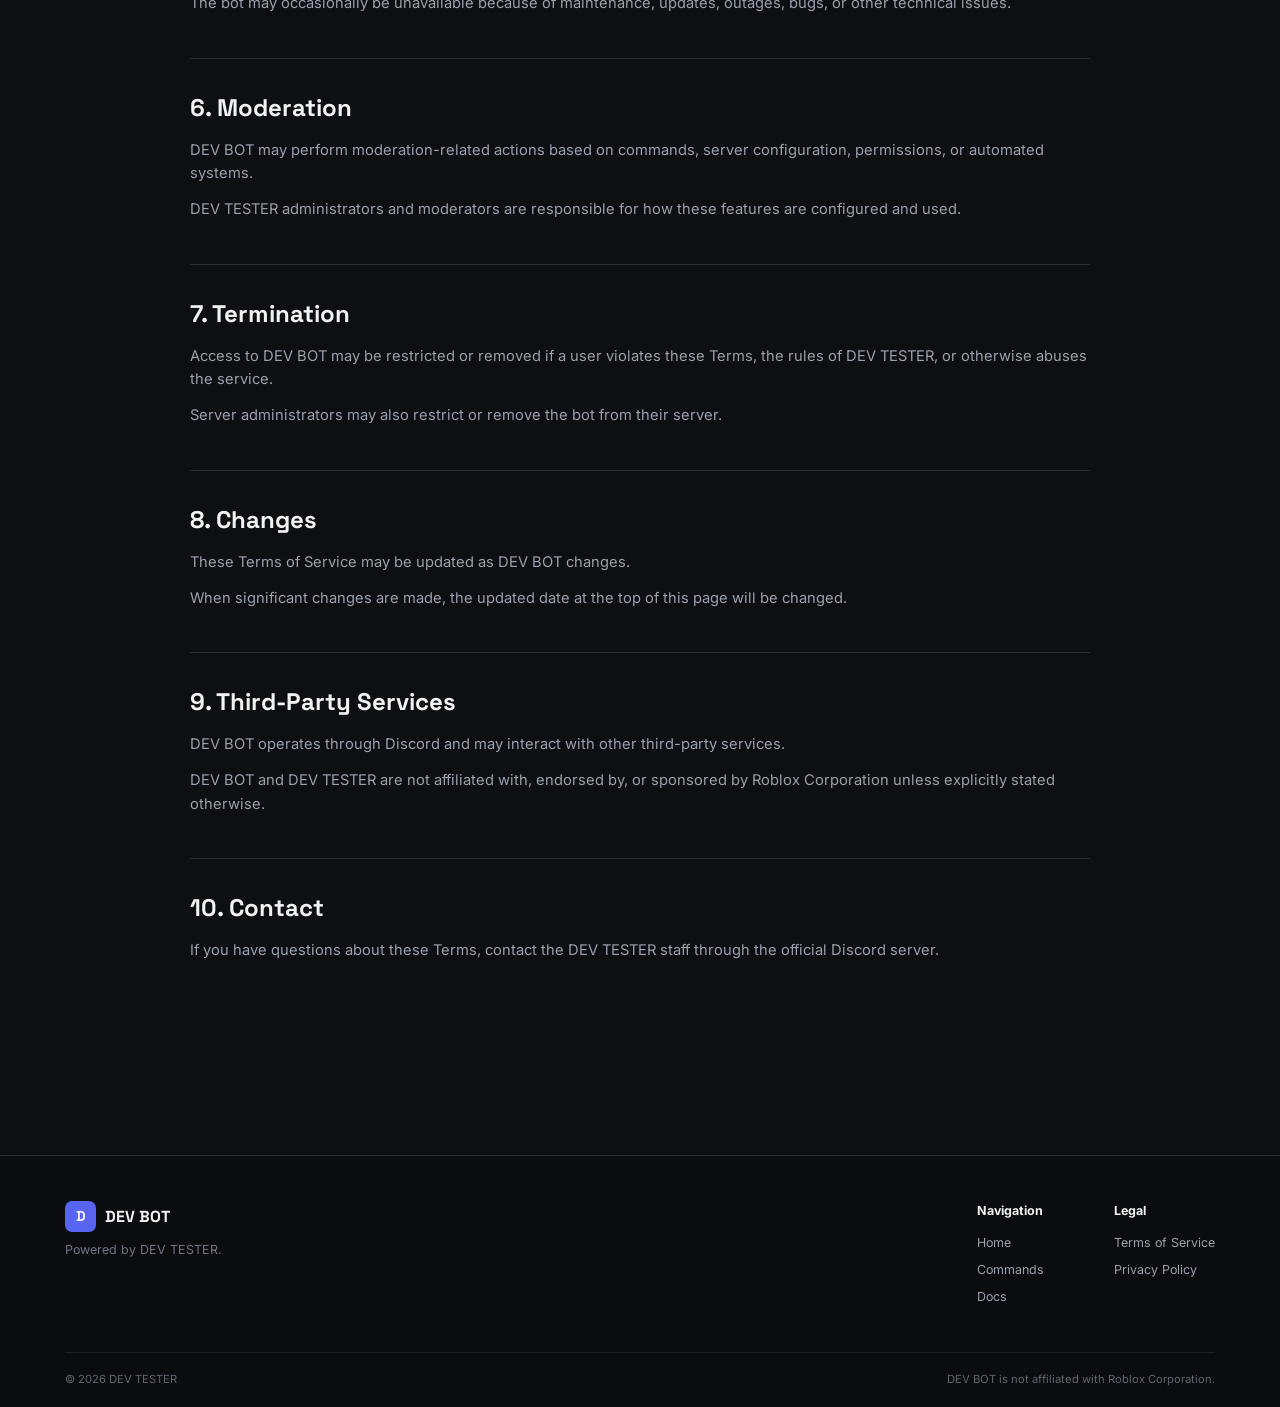
<file: tos.html>
<!DOCTYPE html>
<html lang="en">

<head>

    <meta charset="UTF-8">

    <meta
        name="viewport"
        content="width=device-width, initial-scale=1.0"
    >

    <title>Terms of Service — DEV BOT</title>

    <link rel="stylesheet" href="style.css">

    <link rel="preconnect" href="https://fonts.googleapis.com">
    <link rel="preconnect" href="https://fonts.gstatic.com" crossorigin>

    <link
        href="https://fonts.googleapis.com/css2?family=Inter:wght@400;500;600;700&family=Space+Grotesk:wght@500;600;700&display=swap"
        rel="stylesheet"
    >

</head>


<body>


<!-- NAVIGATION -->

<header class="navbar">

    <div class="nav-container">

        <a href="/" class="logo">

            <span class="logo-box">
                D
            </span>

            <span>
                DEV BOT
            </span>

        </a>


        <nav class="nav-links">

            <a href="/">
                Home
            </a>

            <a href="/#features">
                Features
            </a>

            <a href="commands.html">
                Commands
            </a>

            <a href="docs.html">
                Docs
            </a>

        </nav>


        <a href="#" class="discord-button">
            DEV TESTER ↗
        </a>

    </div>

</header>


<!-- PAGE HEADER -->

<header class="page-header">

    <p class="eyebrow">
        LEGAL
    </p>

    <h1>
        Terms of Service
    </h1>

    <p>
        The rules for using DEV BOT and participating
        in the DEV TESTER community.
    </p>

    <span class="document-meta">
        Last updated: August 11, 2026
    </span>

</header>


<!-- DOCUMENT -->

<main class="document">


    <section class="document-section">

        <h2>
            1. Acceptance of Terms
        </h2>

        <p>
            By interacting with DEV BOT or using any of
            its features, you agree to these Terms of Service
            and the rules of the DEV TESTER Discord server.
        </p>

        <p>
            If you do not agree with these terms, you should
            not use DEV BOT.
        </p>

    </section>


    <section class="document-section">

        <h2>
            2. Use of DEV BOT
        </h2>

        <p>
            DEV BOT is provided for use within the
            DEV TESTER community.
        </p>

        <p>
            You may use the bot for its intended features,
            including moderation, testing, utility, and
            developer-related commands.
        </p>

        <p>
            You may not intentionally abuse, exploit,
            disrupt, or attempt to interfere with the
            operation of DEV BOT.
        </p>

    </section>


    <section class="document-section">

        <h2>
            3. User Responsibilities
        </h2>

        <p>
            Users are responsible for their own actions
            while using DEV BOT.
        </p>

        <p>
            You agree not to:
        </p>

        <ul>

            <li>
                Abuse or intentionally misuse bot commands.
            </li>

            <li>
                Attempt to bypass permissions or access controls.
            </li>

            <li>
                Attempt to exploit vulnerabilities in DEV BOT.
            </li>

            <li>
                Use DEV BOT to harass or harm other users.
            </li>

            <li>
                Use DEV BOT for illegal activities.
            </li>

            <li>
                Intentionally overload or disrupt the bot.
            </li>

        </ul>

    </section>


    <section class="document-section">

        <h2>
            4. Developer and Tester Tools
        </h2>

        <p>
            Some DEV BOT features may be intended specifically
            for developers or authorized testers.
        </p>

        <p>
            Access to these features may be restricted based
            on Discord roles, permissions, or other requirements.
        </p>

        <div class="notice">
            Attempting to obtain access to restricted features
            without authorization is prohibited.
        </div>

    </section>


    <section class="document-section">

        <h2>
            5. Availability
        </h2>

        <p>
            DEV BOT is provided on an "as available" basis.
        </p>

        <p>
            The bot may occasionally be unavailable because
            of maintenance, updates, outages, bugs, or other
            technical issues.
        </p>

    </section>


    <section class="document-section">

        <h2>
            6. Moderation
        </h2>

        <p>
            DEV BOT may perform moderation-related actions
            based on commands, server configuration,
            permissions, or automated systems.
        </p>

        <p>
            DEV TESTER administrators and moderators are
            responsible for how these features are configured
            and used.
        </p>

    </section>


    <section class="document-section">

        <h2>
            7. Termination
        </h2>

        <p>
            Access to DEV BOT may be restricted or removed
            if a user violates these Terms, the rules of
            DEV TESTER, or otherwise abuses the service.
        </p>

        <p>
            Server administrators may also restrict or
            remove the bot from their server.
        </p>

    </section>


    <section class="document-section">

        <h2>
            8. Changes
        </h2>

        <p>
            These Terms of Service may be updated as
            DEV BOT changes.
        </p>

        <p>
            When significant changes are made, the updated
            date at the top of this page will be changed.
        </p>

    </section>


    <section class="document-section">

        <h2>
            9. Third-Party Services
        </h2>

        <p>
            DEV BOT operates through Discord and may interact
            with other third-party services.
        </p>

        <p>
            DEV BOT and DEV TESTER are not affiliated with,
            endorsed by, or sponsored by Roblox Corporation
            unless explicitly stated otherwise.
        </p>

    </section>


    <section class="document-section">

        <h2>
            10. Contact
        </h2>

        <p>
            If you have questions about these Terms,
            contact the DEV TESTER staff through the
            official Discord server.
        </p>

    </section>


</main>


<!-- FOOTER -->

<footer>

    <div class="footer-container">

        <div class="footer-brand">

            <a href="/" class="logo">

                <span class="logo-box">
                    D
                </span>

                <span>
                    DEV BOT
                </span>

            </a>

            <p>
                Powered by DEV TESTER.
            </p>

        </div>


        <div class="footer-links">

            <div>

                <strong>
                    Navigation
                </strong>

                <a href="/">
                    Home
                </a>

                <a href="commands.html">
                    Commands
                </a>

                <a href="docs.html">
                    Docs
                </a>

            </div>


            <div>

                <strong>
                    Legal
                </strong>

                <a href="tos.html">
                    Terms of Service
                </a>

                <a href="privacy.html">
                    Privacy Policy
                </a>

            </div>

        </div>

    </div>


    <div class="footer-bottom">

        <span>
            © 2026 DEV TESTER
        </span>

        <span>
            DEV BOT is not affiliated with Roblox Corporation.
        </span>

    </div>

</footer>


</body>

</html>
</file>
<file: style.css>
/* =========================
   RESET
========================= */

* {
    margin: 0;
    padding: 0;
    box-sizing: border-box;
}

html {
    scroll-behavior: smooth;
}

body {
    background: #0D0F12;
    color: #F2F3F5;

    font-family: "Inter", sans-serif;

    line-height: 1.6;
}

a {
    color: inherit;
    text-decoration: none;
}


/* =========================
   VARIABLES
========================= */

:root {
    --background: #0D0F12;
    --surface: #15181D;
    --surface-hover: #1A1E24;

    --border: #292E36;

    --text: #F2F3F5;
    --muted: #9AA1AC;

    --purple: #5865F2;
    --purple-hover: #6975F5;

    --green: #3BA55D;
}


/* =========================
   NAVBAR
========================= */

.navbar {
    position: sticky;
    top: 0;

    z-index: 100;

    background: rgba(13, 15, 18, 0.94);

    border-bottom: 1px solid var(--border);

    backdrop-filter: blur(8px);
}

.nav-container {
    width: min(1150px, 92%);

    height: 68px;

    margin: auto;

    display: flex;
    align-items: center;
    justify-content: space-between;
}

.logo {
    display: flex;
    align-items: center;
    gap: 9px;

    font-family: "Space Grotesk", sans-serif;

    font-weight: 700;
}

.logo-box {
    width: 31px;
    height: 31px;

    display: grid;
    place-items: center;

    border-radius: 7px;

    background: var(--purple);

    font-size: 0.9rem;
}

.nav-links {
    display: flex;
    gap: 26px;

    margin-left: auto;
    margin-right: 25px;
}

.nav-links a {
    color: var(--muted);

    font-size: 0.88rem;

    transition: color 0.15s ease;
}

.nav-links a:hover {
    color: var(--text);
}

.discord-button {
    padding: 8px 14px;

    border-radius: 7px;

    background: var(--purple);

    font-size: 0.82rem;
    font-weight: 600;

    transition:
        background 0.15s ease,
        transform 0.15s ease;
}

.discord-button:hover {
    background: var(--purple-hover);

    transform: translateY(-1px);
}


/* =========================
   HERO
========================= */

.hero {
    min-height: 650px;

    width: min(1150px, 92%);

    margin: auto;

    display: flex;
    align-items: center;
}

.hero-content {
    max-width: 760px;
}

.status {
    display: inline-flex;
    align-items: center;
    gap: 8px;

    padding: 5px 10px;

    margin-bottom: 20px;

    border: 1px solid var(--border);

    border-radius: 6px;

    color: var(--muted);

    font-size: 0.72rem;
    font-weight: 600;

    letter-spacing: 0.04em;
}

.status-dot {
    width: 7px;
    height: 7px;

    border-radius: 50%;

    background: var(--green);
}

.hero h1 {
    font-family: "Space Grotesk", sans-serif;

    font-size: clamp(4rem, 9vw, 7rem);

    line-height: 0.9;

    letter-spacing: -0.06em;

    margin-bottom: 20px;
}

.hero h2 {
    max-width: 650px;

    font-family: "Space Grotesk", sans-serif;

    font-size: clamp(1.8rem, 4vw, 3rem);

    line-height: 1.1;

    margin-bottom: 20px;
}

.hero h2 span {
    color: var(--purple);
}

.hero p {
    max-width: 600px;

    color: var(--muted);

    font-size: 1rem;
}

.hero-buttons {
    display: flex;

    gap: 10px;

    margin-top: 28px;
}


/* =========================
   BUTTONS
========================= */

.button {
    display: inline-flex;
    align-items: center;
    justify-content: center;

    padding: 10px 16px;

    border-radius: 7px;

    font-size: 0.88rem;
    font-weight: 600;

    transition:
        background 0.15s ease,
        border-color 0.15s ease,
        transform 0.15s ease;
}

.button:hover {
    transform: translateY(-1px);
}

.primary {
    background: var(--purple);
}

.primary:hover {
    background: var(--purple-hover);
}

.secondary {
    border: 1px solid var(--border);

    background: var(--surface);

    color: var(--text);
}

.secondary:hover {
    background: var(--surface-hover);
}


/* =========================
   SECTIONS
========================= */

.section {
    width: min(1150px, 92%);

    margin: auto;
}

.section-header {
    max-width: 650px;

    margin-bottom: 35px;
}

.eyebrow {
    margin-bottom: 8px;

    color: var(--purple);

    font-size: 0.72rem;

    font-weight: 700;

    letter-spacing: 0.12em;
}

.section-header h2,
.preview-text h2,
.about-box h2,
.cta h2 {
    font-family: "Space Grotesk", sans-serif;

    font-size: 2.3rem;

    line-height: 1.1;

    margin-bottom: 10px;
}

.section-header > p:last-child,
.preview-text > p:last-child,
.about-box p,
.cta > p:last-of-type {
    color: var(--muted);
}


/* =========================
   FEATURES
========================= */

#features {
    padding: 100px 0;
}

.feature-grid {
    display: grid;

    grid-template-columns: repeat(2, 1fr);

    gap: 12px;
}

.feature-card {
    padding: 25px;

    border: 1px solid var(--border);

    border-radius: 9px;

    background: var(--surface);

    transition:
        background 0.15s ease,
        border-color 0.15s ease,
        transform 0.15s ease;
}

.feature-card:hover {
    background: var(--surface-hover);

    border-color: #383E48;

    transform: translateY(-2px);
}

.feature-top {
    display: flex;

    justify-content: space-between;

    margin-bottom: 25px;
}

.feature-icon {
    font-size: 1.3rem;
}

.feature-number {
    color: #5E6570;

    font-size: 0.75rem;

    font-weight: 600;
}

.feature-card h3 {
    font-family: "Space Grotesk", sans-serif;

    font-size: 1.2rem;

    margin-bottom: 7px;
}

.feature-card p {
    color: var(--muted);

    font-size: 0.88rem;
}


/* =========================
   PREVIEW
========================= */

.preview-section {
    padding: 70px 0;
}

.preview-grid {
    display: grid;

    grid-template-columns: 1fr 1fr;

    gap: 60px;

    align-items: center;
}

.preview-text {
    max-width: 500px;
}


/* =========================
   TERMINAL
========================= */

.terminal {
    overflow: hidden;

    border: 1px solid var(--border);

    border-radius: 8px;

    background: #0A0C0F;

    font-family: monospace;

    box-shadow: 0 10px 30px rgba(0, 0, 0, 0.15);
}

.terminal-header {
    display: flex;
    align-items: center;

    gap: 12px;

    padding: 11px 14px;

    border-bottom: 1px solid var(--border);

    color: var(--muted);

    font-size: 0.75rem;
}

.terminal-dots {
    display: flex;

    gap: 5px;
}

.terminal-dots span {
    width: 7px;
    height: 7px;

    border-radius: 50%;

    background: #4A4F58;
}

.terminal-body {
    padding: 22px;

    color: #C7CBD1;

    font-size: 0.82rem;

    line-height: 2;
}

.command {
    margin-bottom: 10px;

    color: #F2F3F5;
}

.command span {
    color: var(--purple);
}

.success {
    color: var(--green);

    margin-right: 5px;
}


/* =========================
   ABOUT
========================= */

.about-section {
    padding: 70px 0;
}

.about-box {
    display: flex;
    align-items: center;
    justify-content: space-between;

    gap: 50px;

    padding: 45px;

    border: 1px solid var(--border);

    border-radius: 9px;

    background: var(--surface);
}

.about-box > div:first-child {
    max-width: 650px;
}

.about-box p {
    margin-bottom: 10px;
}

.about-badge {
    min-width: 150px;
    min-height: 150px;

    display: flex;
    flex-direction: column;
    align-items: center;
    justify-content: center;

    border: 1px solid var(--border);

    border-radius: 12px;

    background: #101318;

    font-family: "Space Grotesk", sans-serif;
}

.about-badge span {
    color: var(--purple);

    font-size: 3rem;

    font-weight: 700;

    line-height: 1;
}

.about-badge small {
    color: var(--muted);

    letter-spacing: 0.25em;

    font-size: 0.6rem;
}


/* =========================
   CTA
========================= */

.cta {
    padding: 110px 20px;

    text-align: center;
}

.cta h2 {
    font-size: 2.8rem;
}

.cta > p:last-of-type {
    margin-bottom: 25px;
}


/* =========================
   FOOTER
========================= */

footer {
    margin-top: 50px;

    border-top: 1px solid var(--border);

    background: #0A0C0F;
}

.footer-container {
    width: min(1150px, 92%);

    margin: auto;

    padding: 45px 0;

    display: flex;
    justify-content: space-between;

    gap: 60px;
}

.footer-brand p {
    margin-top: 8px;

    color: #6F7681;

    font-size: 0.78rem;
}

.footer-links {
    display: flex;

    gap: 70px;
}

.footer-links div {
    display: flex;
    flex-direction: column;

    gap: 7px;
}

.footer-links strong {
    margin-bottom: 5px;

    font-size: 0.78rem;
}

.footer-links a {
    color: var(--muted);

    font-size: 0.78rem;
}

.footer-links a:hover {
    color: var(--text);
}

.footer-bottom {
    width: min(1150px, 92%);

    margin: auto;

    padding: 18px 0;

    border-top: 1px solid #1C2026;

    display: flex;
    justify-content: space-between;

    color: #5F6670;

    font-size: 0.7rem;
}


/* =========================
   MOBILE
========================= */

@media (max-width: 750px) {

    .nav-links {
        display: none;
    }

    .hero {
        min-height: 580px;
    }

    .hero h1 {
        font-size: 4.5rem;
    }

    .hero-buttons {
        flex-direction: column;

        max-width: 250px;
    }

    .feature-grid {
        grid-template-columns: 1fr;
    }

    .preview-grid {
        grid-template-columns: 1fr;

        gap: 35px;
    }

    .about-box {
        flex-direction: column;

        align-items: flex-start;

        padding: 30px;
    }

    .about-badge {
        min-width: 120px;
        min-height: 120px;
    }

    .footer-container {
        flex-direction: column;
    }

    .footer-links {
        gap: 35px;

        flex-wrap: wrap;
    }

    .footer-bottom {
        flex-direction: column;

        gap: 8px;
    }
}

/* =========================
   404 PAGE
========================= */

.error-page {
    min-height: calc(100vh - 68px);

    width: min(1150px, 92%);

    margin: auto;

    display: flex;
    align-items: center;
    justify-content: center;

    text-align: center;
}

.error-content {
    max-width: 600px;
}

.error-content .eyebrow {
    margin-bottom: 5px;
}

.error-content h1 {
    font-family: "Space Grotesk", sans-serif;

    font-size: clamp(7rem, 20vw, 12rem);

    line-height: 0.85;

    letter-spacing: -0.08em;

    color: var(--purple);

    margin-bottom: 25px;
}

.error-content h2 {
    font-family: "Space Grotesk", sans-serif;

    font-size: 2rem;

    margin-bottom: 5px;
}

.error-content > p:not(.eyebrow):not(.error-joke) {
    color: var(--text);

    font-size: 1.1rem;
}

.error-joke {
    max-width: 450px;

    margin: 5px auto 0;

    color: var(--muted);

    font-size: 0.9rem;
}

.error-buttons {
    display: flex;

    justify-content: center;

    gap: 10px;

    margin-top: 28px;
}

.error-buttons button {
    font-family: inherit;

    cursor: pointer;
}


/* =========================
   404 MOBILE
========================= */

@media (max-width: 750px) {

    .error-content h1 {
        font-size: 8rem;
    }

    .error-buttons {
        flex-direction: column;

        width: 220px;

        margin-left: auto;
        margin-right: auto;
    }

}

/* =========================
   DOCUMENTATION / LEGAL PAGES
========================= */

.page-header {
    width: min(900px, 92%);
    margin: auto;
    padding: 100px 0 50px;
}

.page-header .eyebrow {
    margin-bottom: 10px;
}

.page-header h1 {
    font-family: "Space Grotesk", sans-serif;
    font-size: clamp(2.8rem, 7vw, 5rem);
    line-height: 1;
    letter-spacing: -0.05em;
    margin-bottom: 15px;
}

.page-header p {
    color: var(--muted);
    max-width: 650px;
}


/* =========================
   DOCUMENT CONTAINER
========================= */

.document {
    width: min(900px, 92%);
    margin: auto;
    padding-bottom: 100px;
}


/* =========================
   DOCUMENT SECTIONS
========================= */

.document-section {
    padding: 30px 0;

    border-top: 1px solid var(--border);
}

.document-section:first-child {
    border-top: none;
}

.document-section h2 {
    font-family: "Space Grotesk", sans-serif;

    font-size: 1.5rem;

    margin-bottom: 12px;
}

.document-section h3 {
    font-family: "Space Grotesk", sans-serif;

    font-size: 1.1rem;

    margin: 25px 0 8px;
}

.document-section p {
    color: var(--muted);

    font-size: 0.92rem;

    margin-bottom: 12px;
}

.document-section ul {
    padding-left: 22px;

    color: var(--muted);

    font-size: 0.92rem;
}

.document-section li {
    margin-bottom: 7px;
}


/* =========================
   DOCUMENT META
========================= */

.document-meta {
    display: inline-flex;

    padding: 6px 10px;

    margin-top: 10px;

    border: 1px solid var(--border);

    border-radius: 6px;

    color: var(--muted);

    background: var(--surface);

    font-size: 0.75rem;
}


/* =========================
   DOCUMENT NOTICE
========================= */

.notice {
    padding: 16px 18px;

    margin: 25px 0;

    border-left: 3px solid var(--purple);

    background: var(--surface);

    color: var(--muted);

    font-size: 0.88rem;
}


/* =========================
   DOCUMENT LINKS
========================= */

.document a {
    color: #7D89FF;
}

.document a:hover {
    text-decoration: underline;
}


/* =========================
   COMMAND PAGE
========================= */

.command-layout {
    width: min(1100px, 92%);

    margin: auto;

    padding-bottom: 100px;
}

.command-category {
    margin-bottom: 55px;
}

.command-category h2 {
    font-family: "Space Grotesk", sans-serif;

    font-size: 1.7rem;

    margin-bottom: 18px;
}

.command-card {
    margin-bottom: 10px;

    padding: 22px;

    border: 1px solid var(--border);

    border-radius: 8px;

    background: var(--surface);

    transition:
        background 0.15s ease,
        border-color 0.15s ease;
}

.command-card:hover {
    background: var(--surface-hover);

    border-color: #383E48;
}

.command-card h3 {
    margin-bottom: 7px;

    font-family: "Space Grotesk", sans-serif;

    font-size: 1rem;
}

.command-card p {
    color: var(--muted);

    font-size: 0.85rem;

    margin-bottom: 8px;
}

.command-usage {
    display: inline-block;

    padding: 6px 9px;

    border-radius: 5px;

    background: #0A0C0F;

    border: 1px solid #20252C;

    color: #C8CDD4;

    font-family: monospace;

    font-size: 0.78rem;
}

.command-permission {
    display: block;

    margin-top: 10px;

    color: #7D89FF;

    font-size: 0.72rem;

    font-weight: 600;
}


/* =========================
   DOCS PAGE
========================= */

.docs-grid {
    display: grid;

    grid-template-columns: 220px 1fr;

    gap: 45px;
}

.docs-sidebar {
    position: sticky;

    top: 95px;

    height: fit-content;
}

.docs-sidebar h3 {
    margin-bottom: 12px;

    font-family: "Space Grotesk", sans-serif;

    font-size: 0.9rem;
}

.docs-sidebar a {
    display: block;

    padding: 6px 9px;

    margin-bottom: 2px;

    border-radius: 5px;

    color: var(--muted);

    font-size: 0.8rem;
}

.docs-sidebar a:hover {
    background: var(--surface);

    color: var(--text);
}

.docs-content {
    min-width: 0;
}

.docs-content h2 {
    font-family: "Space Grotesk", sans-serif;

    font-size: 1.7rem;

    margin-bottom: 12px;
}

.docs-content h3 {
    font-family: "Space Grotesk", sans-serif;

    margin-top: 30px;

    margin-bottom: 8px;
}

.docs-content p {
    color: var(--muted);

    font-size: 0.9rem;

    margin-bottom: 12px;
}

.docs-content ul {
    padding-left: 20px;

    color: var(--muted);

    font-size: 0.9rem;
}

.docs-content li {
    margin-bottom: 6px;
}


/* =========================
   MOBILE DOCUMENTS
========================= */

@media (max-width: 750px) {

    .page-header {
        padding: 70px 0 35px;
    }

    .document {
        padding-bottom: 70px;
    }

    .docs-grid {
        grid-template-columns: 1fr;

        gap: 30px;
    }

    .docs-sidebar {
        position: static;

        padding-bottom: 20px;

        border-bottom: 1px solid var(--border);
    }

    .docs-sidebar a {
        display: inline-block;

        margin-right: 5px;
    }

    .command-layout {
        padding-bottom: 70px;
    }

}
</file>
